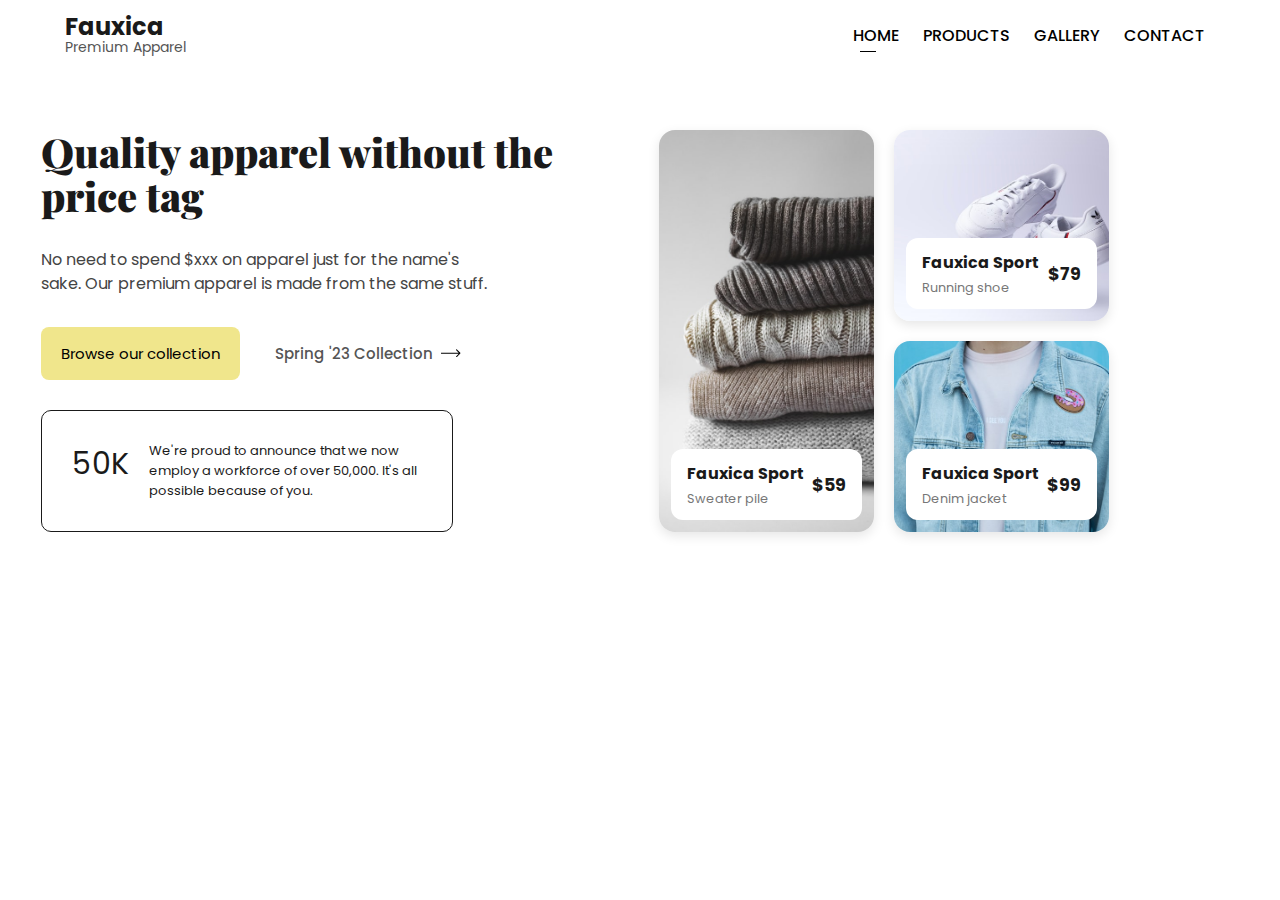
<file: project-3/index.html>
<!-- i -->

<!DOCTYPE html>
<html lang="en">

<head>
    <meta charset="UTF-8">
    <meta name="viewport" content="width=device-width, initial-scale=1.0">
    <title>Fauxica</title>
    <link rel="stylesheet" href="style.css">
    <link href='https://fonts.googleapis.com/css?family=Poppins' rel='stylesheet'>
    <link href='https://fonts.googleapis.com/css?family=Playfair Display:400,700,900' rel='stylesheet'>
</head>

<body>
    <header class="header">
        <div class="logo">
            <a href="#">
                <h1>Fauxica</h1>
                <span class="tagline">Premium Apparel</span>
            </a>
        </div>


        <nav class="navbar">
            <a href="#" class="active">HOME</a>
            <a href="#">PRODUCTS</a>
            <a href="#">GALLERY</a>
            <a href="#">CONTACT</a>
        </nav>
    </header>

    <main>
        <div class="home-content-left">
            <div class="big-home">
                <h1>Quality apparel without the price tag</h1>
                <p>No need to spend $xxx on apparel just for the name's sake. Our premium apparel is made from the same stuff.</p>
            </div>

            <div class="btn">
                <a href="#" class="browse">Browse our collection</a>
                <a href="#" class="underlined">
                    <span class="btn2">Spring '23 Collection</span>
                    <svg viewBox="0 0 19 8" fill="none" class="svg">
                <path d="M18.3536 4.35355C18.5488 4.15829 18.5488 3.84171 18.3536 3.64645L15.1716 0.464466C14.9763 0.269204 14.6597 0.269204 14.4645 0.464466C14.2692 0.659728 14.2692 0.976311 14.4645 1.17157L17.2929 4L14.4645 6.82843C14.2692 7.02369 14.2692 7.34027 14.4645 7.53553C14.6597 7.7308 14.9763 7.7308 15.1716 7.53553L18.3536 4.35355ZM0 4.5H18V3.5H0V4.5Z" fill="black"></path>
              </svg>
                </a>
            </div>

            <div class="limapuluh">
                <span class="gocap">50K</span>
                <span class="teksgocap">We're proud to announce that we now employ a workforce of over 50,000. It's all possible because of you.</span>
            </div>
        </div>

        <div class="card-grid">
            <div class="card tall">
                <img src="img/clothes.jpg" alt="clothes">
                <div class="card-content">
                    <div class="text">
                        <h3>Fauxica Sport</h3>
                        <p>Sweater pile</p>
                    </div>
                    <span class="price">$59</span>
                </div>
            </div>

            <div class="card">
                <img src="img/shoe.jpg" alt="shoe">
                <div class="card-content">
                    <div class="text">
                        <h3>Fauxica Sport</h3>
                        <p>Running shoe</p>
                    </div>
                    <span class="price">$79</span>
                </div>
            </div>

            <div class="card">
                <img src="img/jacket.jpg" alt="jacket">
                <div class="card-content">
                    <div class="text">
                        <h3>Fauxica Sport</h3>
                        <p>Denim jacket</p>
                    </div>
                    <span class="price">$99</span>
                </div>
            </div>
        </div>
    </main>

</body>

</html>
</file>
<file: project-3/style.css>
body {
    background: #fff;
    font-size: 16px;
    font-family: 'Poppins', sans-serif;
    padding: 0;
    margin: 0;
    color: #1a1a1a;
}

header {
    display: flex;
    position: relative;
    padding: 15px 20px;
    background: #fff;
    justify-content: space-between;
    align-items: center;
    max-width: 1150px;
    margin: 0 auto;
    animation: fadeInDown 1s ease;
}

.logo {
    display: flex;
    flex-direction: column;
    line-height: 1;
}

.logo a {
    text-decoration: none;
    color: inherit;
}

.logo a h1 {
    margin: 0;
    font-size: 24px;
    font-weight: 700;
}

.logo .tagline {
    font-size: 14px;
    color: #555;
    margin-top: 2px;
}

.navbar a {
    position: relative;
    text-decoration: none;
    color: black;
    font-weight: 500;
    padding: 5px 10px;
    transition: color 0.3s ease;
}

.navbar a::after {
    content: "";
    position: absolute;
    bottom: 0;
    left: 25%;
    width: 25%;
    height: 1px;
    background-color: black;
    transform: scaleX(0);
    transform-origin: left;
    transition: transform 0.3s ease;
}

.navbar a:hover::after {
    transform: scaleX(1);
}

.navbar a:hover {
    color: #000;
}

.navbar a.active:before {
    font-weight: 600;
    position: absolute;
    content: "";
    left: 25%;
    width: 25%;
    height: 1px;
    border-bottom: 1px solid black;
    bottom: 0px;
}

main {
    display: flex;
    justify-content: center;
    margin: 60px 0 0 0;
    gap: 100px;
    animation: fadeInUp 1s ease;
}

main.home {
    gap: 80px;
    display: flex;
    justify-content: space-between;
    max-width: 1150px;
    padding: 80px 20px 40px 20px;
    margin: 0 auto;
}

.home-content-left {
    flex-basis: 45%;
    max-width: none;
    display: flex;
    flex-direction: column;
    max-width: 550px;
}

.big-home {
    margin-bottom: 15px;
}

.big-home h1 {
    font-family: 'Playfair Display', serif;
    font-size: 40px;
    font-weight: 900;
    line-height: 1.1;
    margin: 0 0 30px 0;
}

.big-home p {
    font-size: 16px;
    color: #444;
    line-height: 1.5;
    max-width: 450px;
}

.btn {
    display: flex;
    align-items: center;
    gap: 35px;
    margin-bottom: 30px;
}

.browse {
    text-decoration: none;
    color: #000;
    background-color: #f0e68c;
    padding: 15px 20px;
    border: none;
    border-radius: 8px;
    cursor: pointer;
    font-size: 15px;
    transition: background-color 0.3s;
}

.browse:hover {
    background-color: #e0d588;
}

.underlined {
    display: inline-flex;
    align-items: center;
    gap: 8px;
    text-decoration: none;
    color: black;
    transition: color 0.3s ease;
}

.underlined span {
    position: relative;
    transition: all 0.3s ease;
}

.underlined span::after {
    content: "";
    position: absolute;
    left: 0;
    bottom: -2px;
    width: 0%;
    height: 1px;
    background-color: black;
    transition: width 0.3s ease;
}

.underlined .svg {
    width: 20px;
    transition: transform 0.3s ease;
}

.underlined:hover span::after {
    width: 100%;
}

.underlined:hover svg {
    transform: translateX(5px);
}

span.btn2 {
    color: #555;
    font-weight: 500;
    font-size: 15px;
    transition: color 0.3s;
}

span.btn2:hover {
    color: #1a1a1a;
}

.limapuluh {
    display: flex;
    flex-direction: row;
    gap: 20px;
    padding: 30px;
    border: 1px solid #1a1a1a;
    border-radius: 10px;
    max-width: 350px;
}

.gocap {
    font-size: 30px;
}

.teksgocap {
    font-size: small;
}

.card-grid {
    max-width: 450px;
    display: grid;
    grid-template-columns: repeat(2, 1fr);
    gap: 20px;
}

.card.tall {
    grid-row: span 2;
}

.card {
    position: relative;
    overflow: hidden;
    border-radius: 16px;
    box-shadow: 0 4px 12px rgba(0, 0, 0, 0.1);
    cursor: pointer;
    transition: transform 0.3s ease;
}

.card img {
    width: 100%;
    height: 100%;
    object-fit: cover;
    transition: transform 0.6s ease;
}

.card-content {
    position: absolute;
    bottom: 0;
    left: 0;
    right: 0;
    background: white;
    margin: 12px 12px 0px 12px;
    margin-bottom: 20px;
    padding: 12px 16px;
    border-radius: 12px;
    display: flex;
    justify-content: space-between;
    align-items: center;
    opacity: 1;
    transform: translateY(8px);
    transition: all 0.4s ease;
}

.card:hover img {
    transform: scale(1.1);
}

.card:hover .card-content {
    opacity: 1;
    transform: translateY(0);
}

.card-content .text h3 {
    margin: 0;
    font-weight: 700;
    font-size: 1rem;
}

.card-content .text p {
    margin: 4px 0 0;
    color: #777;
    font-size: 0.8rem;
}

.card-content .price {
    font-weight: 700;
    font-size: 1.1rem;
}

@keyframes fadeInUp {
    from {
        opacity: 0;
        transform: translateY(20px);
    }
    to {
        opacity: 1;
        transform: translateY(0);
    }
}

@keyframes fadeInDown {
    from {
        opacity: 0;
        transform: translateY(-20px);
    }
    to {
        opacity: 1;
        transform: translateY(0);
    }
}

@media (max-width: 1050px) {
    main {
        gap: 50px;
        margin-top: 40px;
    }
    .home-content-left {
        flex-basis: 50%;
    }
    .big-home h1 {
        font-size: 36px;
    }
    .card-grid {
        max-width: 400px;
        gap: 15px;
    }
}

@media (max-width: 800px) {
    header {
        flex-direction: column;
        align-items: flex-start;
        padding-bottom: 5px;
    }
    .navbar {
        margin-top: 15px;
    }
    .navbar a {
        padding: 5px 8px;
        font-size: 0.95em;
    }
    main {
        flex-direction: column;
        align-items: center;
        margin-top: 30px;
        gap: 60px;
    }
    .home-content-left {
        flex-basis: auto;
        max-width: 100%;
        align-items: center;
        text-align: center;
    }
    .big-home {
        max-width: 100%;
    }
    .big-home h1 {
        font-size: 32px;
        margin-bottom: 20px;
    }
    .big-home p {
        max-width: 80%;
        margin: 0 auto 15px auto;
    }
    .limapuluh {
        flex-direction: column;
        max-width: 300px;
        text-align: left;
        margin: 0 auto;
    }
    .card-grid {
        max-width: 500px;
        gap: 25px;
    }
}

@media (max-width: 550px) {
    body {
        padding: 10px;
    }
    header {
        align-items: center;
    }
    .navbar {
        display: flex;
        flex-direction: column;
        text-align: center;
        width: 100%;
        margin-top: 10px;
    }
    .navbar a {
        padding: 8px 0;
        font-size: 1em;
    }
    .logo {
        align-items: center;
    }
    .btn {
        flex-direction: column;
        gap: 15px;
        width: 100%;
    }
    .browse {
        width: 80%;
        max-width: 300px;
        /* Limit button size */
        padding: 12px;
    }
    .card-grid {
        grid-template-columns: 1fr;
        max-width: 300px;
    }
    .card.tall {
        grid-row: span 1;
    }
    .card {
        max-width: 100%;
    }
}

@media (min-width: 1190px) {
    main {
        max-width: 1150px;
        padding: 0;
    }
}
</file>
